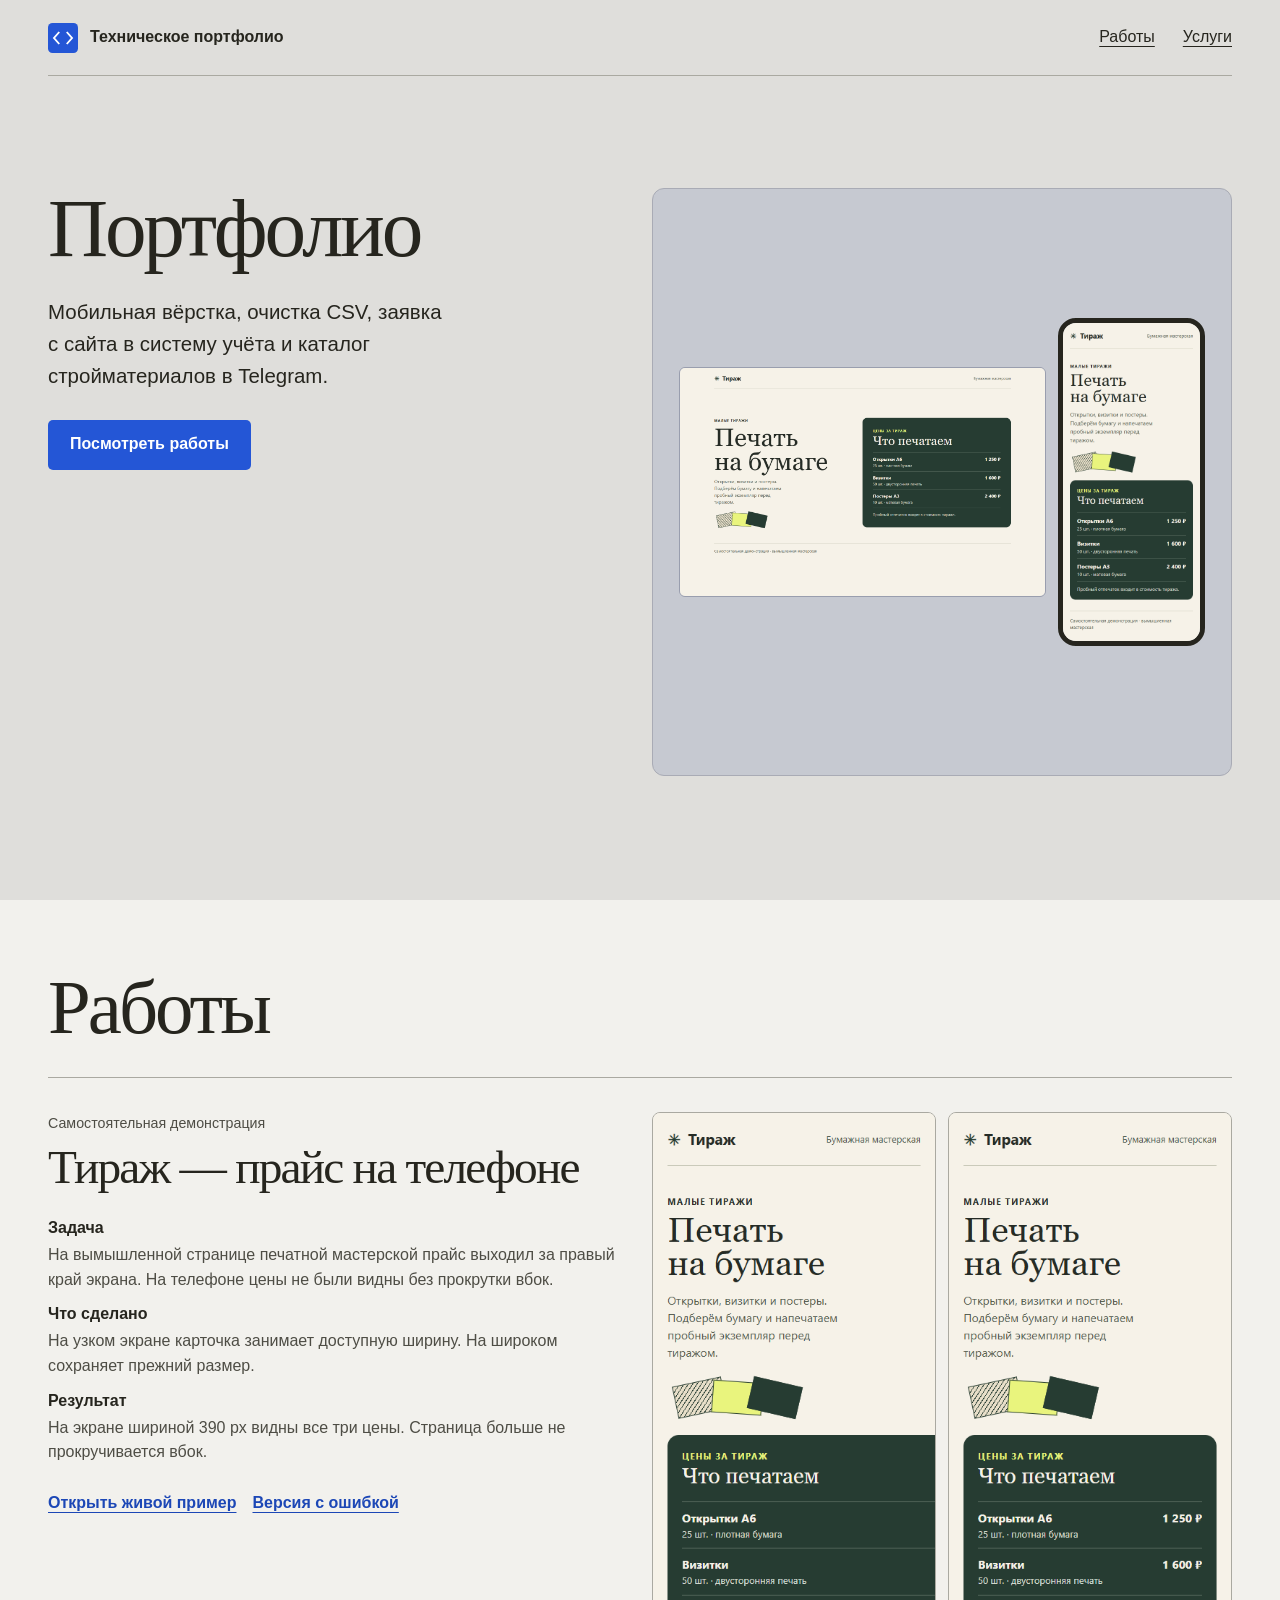
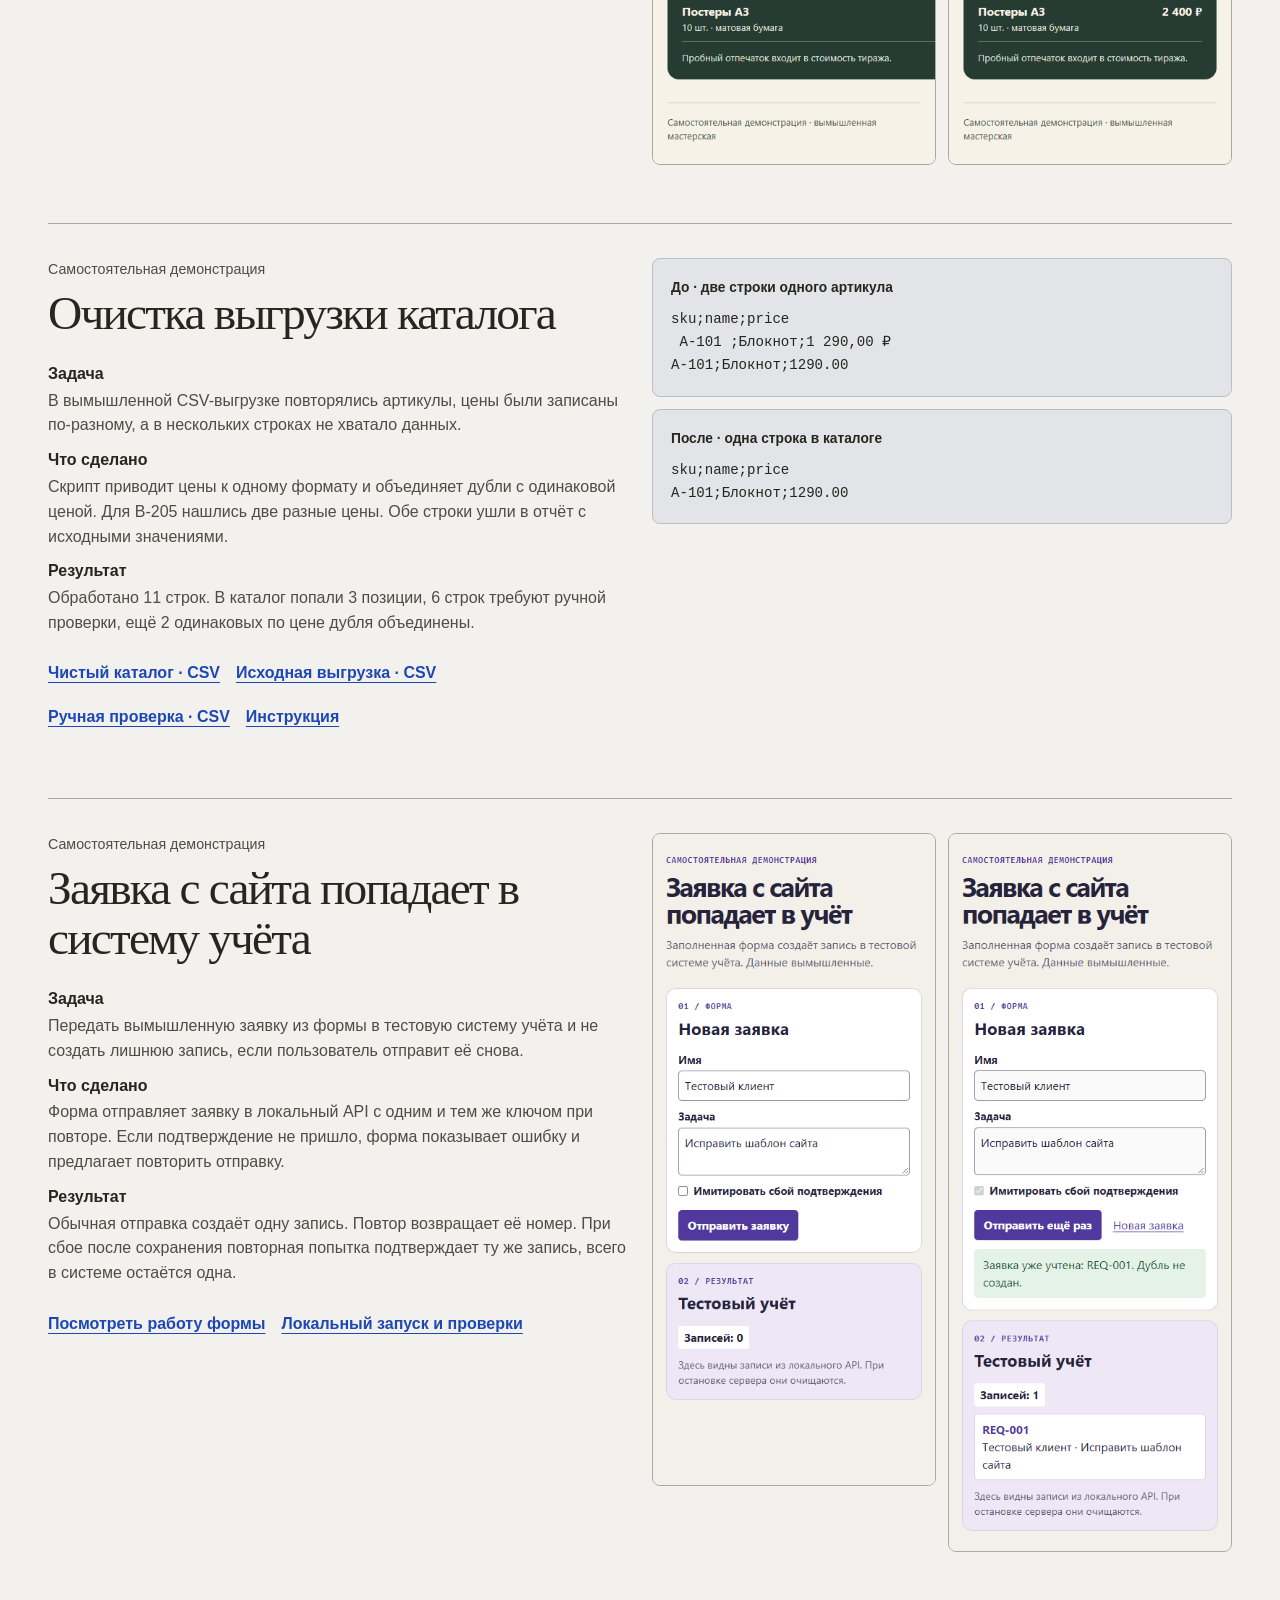
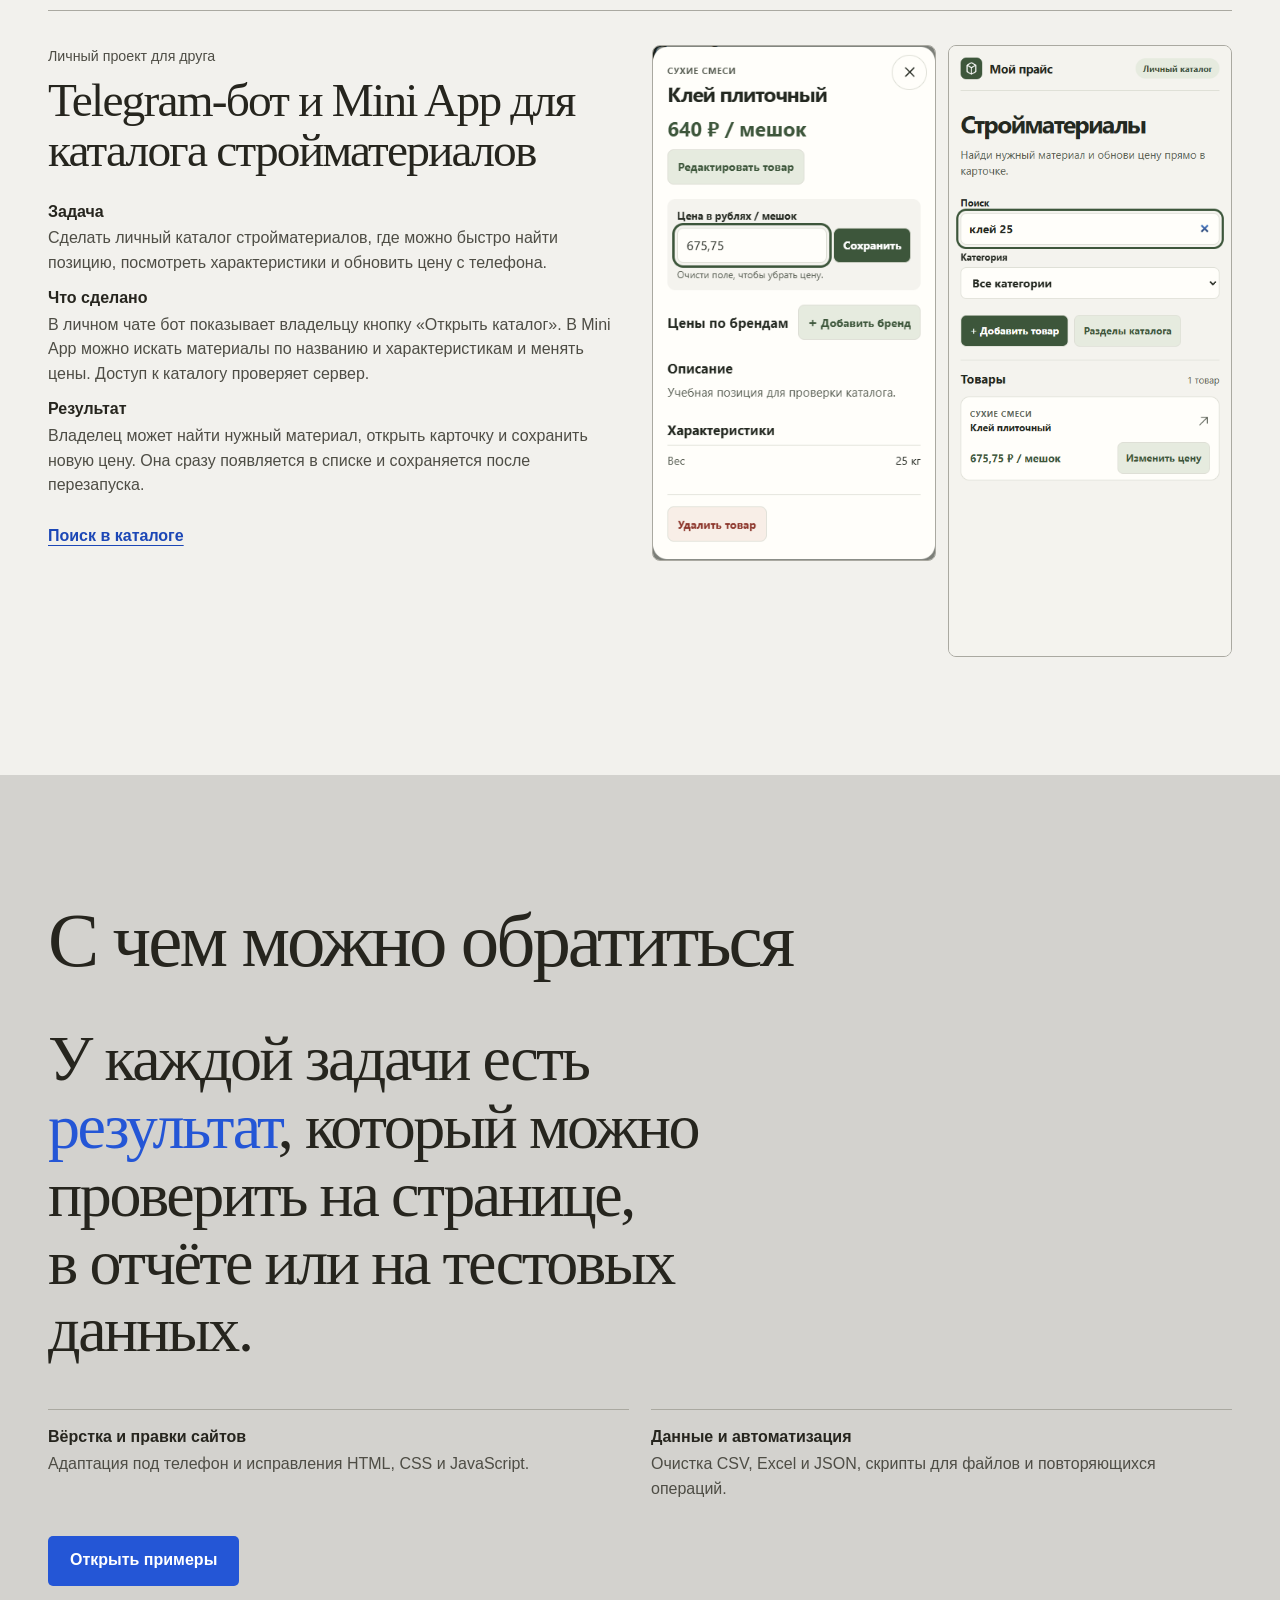
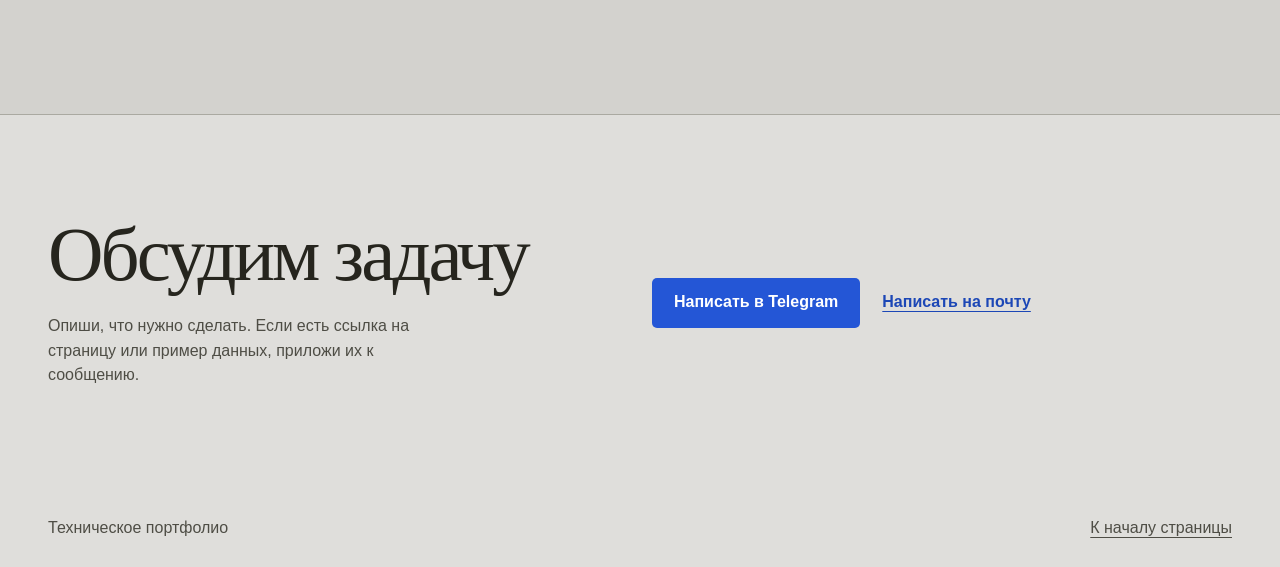
<file: index.html>
<!doctype html>
<html lang="ru" data-type="service" data-radius="soft" data-buttons="solid" data-motion="on">
<head>
  <meta charset="utf-8">
  <meta name="viewport" content="width=device-width, initial-scale=1">
  <meta name="page-type" content="service">
  <meta name="site-kind" content="other">
  <meta name="theme-color" content="#dfdedb">
  <meta name="description" content="Мобильная вёрстка, очистка CSV, заявка с сайта в систему учёта и каталог стройматериалов в Telegram.">
  <meta property="og:title" content="Портфолио">
  <meta property="og:description" content="Мобильная вёрстка, очистка CSV, заявка с сайта в систему учёта и каталог стройматериалов в Telegram.">
  <meta property="og:type" content="website">
  <meta property="og:image" content="adaptive-price-card/screenshots/desktop-after.png">
  <title>Портфолио · Вёрстка, данные и интеграции</title>
  <link rel="icon" href="mark.svg" type="image/svg+xml">
  <link rel="stylesheet" href="tokens.css">
  <link rel="stylesheet" href="assets/motion/motion.css">
  <link rel="stylesheet" href="assets/moments/word-highlight/moment.css">
  <link rel="stylesheet" href="style.css">
  <script>if (location.protocol !== "file:") { document.documentElement.classList.add("m-enter"); setTimeout(() => document.documentElement.classList.add("m-enter-done"), 700); }</script>
  <script defer src="cases.js?v=2"></script>
  <script defer src="portfolio.js?v=2"></script>
  <script type="module" src="assets/motion/motion.js"></script>
  <script type="module" src="assets/moments/moments.js"></script>
</head>
<body>
  <!-- Taste Skill: service / split / stone-blueprint / Source Serif 4 + Libre Franklin / word-highlight. -->
  <a class="skip" href="#main">К содержанию</a>
  <header class="wrap bar nav">
    <a class="brand" href="#main"><img src="mark.svg" alt="" width="30" height="30"> Техническое портфолио</a>
    <nav aria-label="Разделы"><a href="#works">Работы</a><a href="#services">Услуги</a></nav>
  </header>
  <main id="main">
    <section class="hero" data-enter aria-labelledby="title">
      <div class="wrap hero-grid">
        <div class="hero-copy">
          <h1 id="title">Портфолио</h1>
          <p>Мобильная вёрстка, очистка CSV, заявка с сайта в систему учёта и каталог стройматериалов в Telegram.</p>
          <a class="button" href="#works">Посмотреть работы</a>
        </div>
        <div class="hero-visual" data-visual>
          <img class="hero-wide" src="adaptive-price-card/screenshots/desktop-after.png" alt="Страница печатной мастерской «Тираж» на широком экране" width="1280" height="800">
          <img class="hero-phone" src="adaptive-price-card/screenshots/mobile-after.png" alt="На телефоне весь прайс «Тиража» помещается в экран" width="390" height="900">
        </div>
      </div>
    </section>
    <section id="works" class="work-section" aria-labelledby="works-title">
      <div class="wrap">
        <h2 id="works-title">Работы</h2>
        <div id="case-list"></div>
      </div>
    </section>
    <section id="services" class="service-section statement" data-moment="word-highlight" aria-labelledby="services-title">
      <div class="wrap">
        <h2 id="services-title">С чем можно обратиться</h2>
        <p class="statement-line mo-wh__text">У каждой задачи есть <strong>результат</strong>, который можно проверить на странице, в отчёте или на тестовых данных.</p>
        <dl class="services">
          <div><dt>Вёрстка и правки сайтов</dt><dd>Адаптация под телефон и исправления HTML, CSS и JavaScript.</dd></div>
          <div><dt>Данные и автоматизация</dt><dd>Очистка CSV, Excel и JSON, скрипты для файлов и повторяющихся операций.</dd></div>
        </dl>
        <a class="button" href="#works">Открыть примеры</a>
      </div>
    </section>
    <section id="contact" class="contact-section" aria-labelledby="contact-title">
      <div class="wrap contact-layout">
        <div>
          <h2 id="contact-title">Обсудим задачу</h2>
          <p>Опиши, что нужно сделать. Если есть ссылка на страницу или пример данных, приложи их к сообщению.</p>
        </div>
        <div class="contact-actions">
          <a class="button" href="https://t.me/Veki_21">Написать в Telegram</a>
          <a class="contact-email" href="mailto:petrins888@gmail.com">Написать на почту</a>
        </div>
      </div>
    </section>
  </main>
  <footer class="wrap bar footer closing"><span>Техническое портфолио</span><a href="#main">К началу страницы</a></footer>
  <template id="case-template">
    <article class="case">
      <div class="case-copy">
        <p class="case-type"></p>
        <h3 class="case-title"></h3>
        <dl class="case-details">
          <div><dt>Задача</dt><dd class="case-task"></dd></div>
          <div><dt>Что сделано</dt><dd class="case-changes"></dd></div>
          <div><dt>Результат</dt><dd class="case-result"></dd></div>
        </dl>
        <ul class="case-links" aria-label="Материалы работы"></ul>
      </div>
      <div class="case-images"></div>
    </article>
  </template>
</body>
</html>
</file>
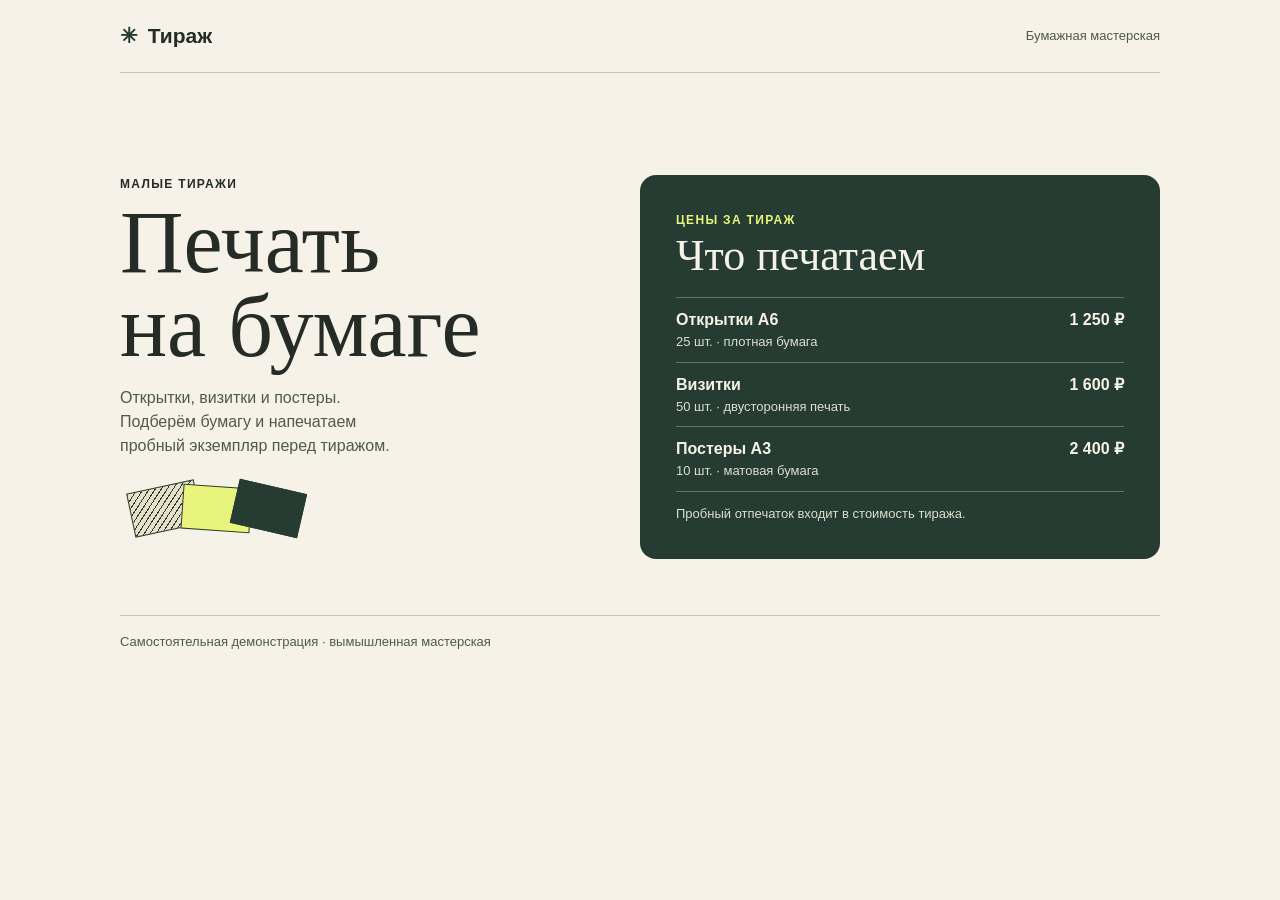
<file: adaptive-price-card/index.html>
<!doctype html>
<html lang="ru">
<head>
  <meta charset="utf-8">
  <meta name="viewport" content="width=device-width, initial-scale=1">
  <title>Тираж — печать на бумаге</title>
  <link rel="stylesheet" href="styles.css">
</head>
<body>
  <header class="masthead shell">
    <p class="wordmark"><span aria-hidden="true">✳</span> Тираж</p>
    <p class="edition">Бумажная мастерская</p>
  </header>

  <main class="shell layout">
    <section class="intro" aria-labelledby="page-title">
      <p class="label">Малые тиражи</p>
      <h1 id="page-title">Печать<br>на бумаге</h1>
      <p class="description">Открытки, визитки и постеры. Подберём бумагу и напечатаем пробный экземпляр перед тиражом.</p>
      <div class="paper-stack" aria-hidden="true"><span></span><span></span><span></span></div>
    </section>

    <section class="price-card" aria-labelledby="price-title">
      <p class="label">Цены за тираж</p>
      <h2 id="price-title">Что печатаем</h2>
      <dl class="price-list">
        <div><dt>Открытки A6<small>25 шт. · плотная бумага</small></dt><dd>1 250 ₽</dd></div>
        <div><dt>Визитки<small>50 шт. · двусторонняя печать</small></dt><dd>1 600 ₽</dd></div>
        <div><dt>Постеры A3<small>10 шт. · матовая бумага</small></dt><dd>2 400 ₽</dd></div>
      </dl>
      <p class="note">Пробный отпечаток входит в стоимость тиража.</p>
    </section>
  </main>

  <footer class="shell footer">Самостоятельная демонстрация · вымышленная мастерская</footer>
</body>
</html>
</file>
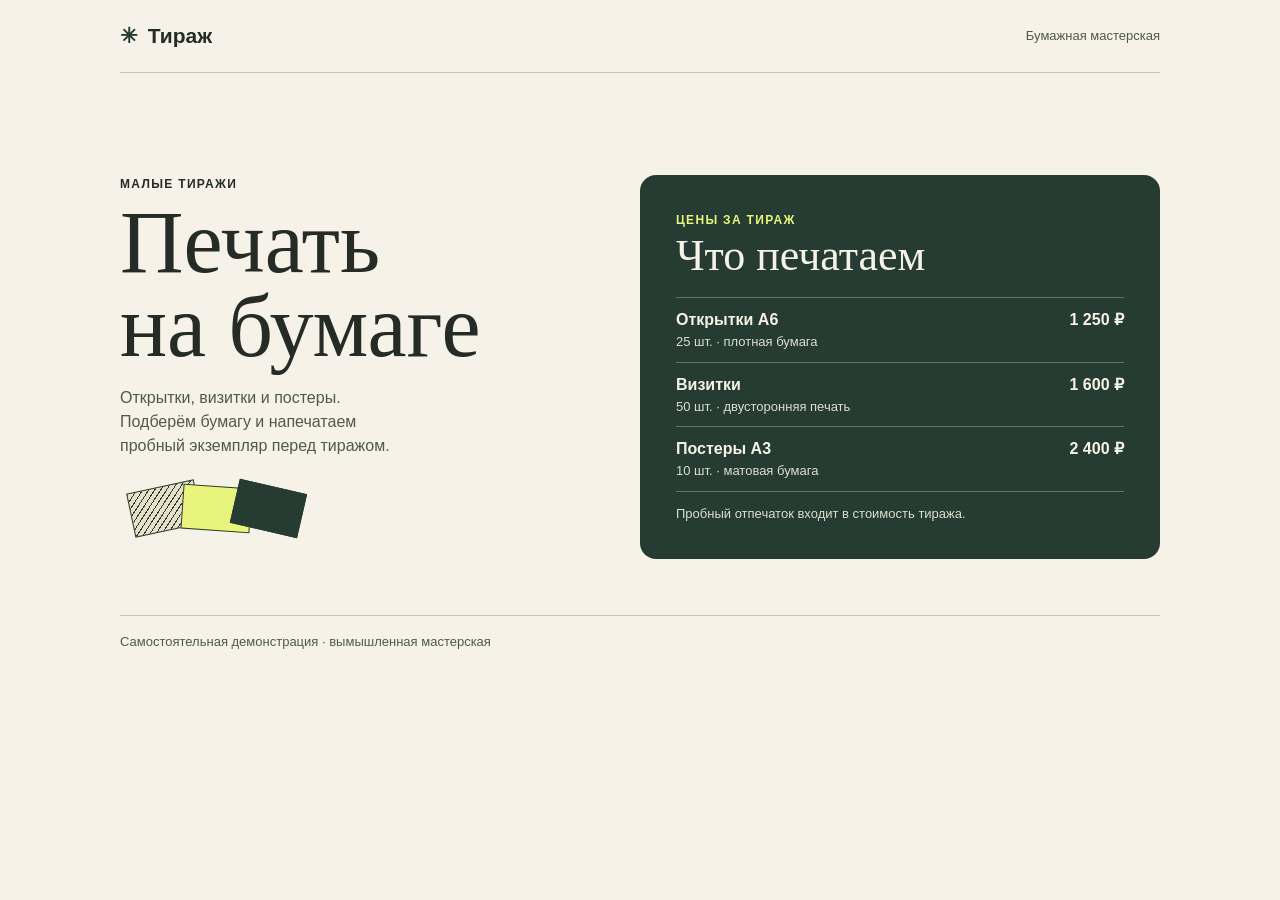
<file: adaptive-price-card/before.html>
<!doctype html>
<html lang="ru">
<head>
  <meta charset="utf-8">
  <meta name="viewport" content="width=device-width, initial-scale=1">
  <title>Тираж — печать на бумаге</title>
  <link rel="stylesheet" href="styles.css">
  <style>.price-card { width: 520px; }</style>
</head>
<body>
  <header class="masthead shell">
    <p class="wordmark"><span aria-hidden="true">✳</span> Тираж</p>
    <p class="edition">Бумажная мастерская</p>
  </header>

  <main class="shell layout">
    <section class="intro" aria-labelledby="page-title">
      <p class="label">Малые тиражи</p>
      <h1 id="page-title">Печать<br>на бумаге</h1>
      <p class="description">Открытки, визитки и постеры. Подберём бумагу и напечатаем пробный экземпляр перед тиражом.</p>
      <div class="paper-stack" aria-hidden="true"><span></span><span></span><span></span></div>
    </section>

    <section class="price-card" aria-labelledby="price-title">
      <p class="label">Цены за тираж</p>
      <h2 id="price-title">Что печатаем</h2>
      <dl class="price-list">
        <div><dt>Открытки A6<small>25 шт. · плотная бумага</small></dt><dd>1 250 ₽</dd></div>
        <div><dt>Визитки<small>50 шт. · двусторонняя печать</small></dt><dd>1 600 ₽</dd></div>
        <div><dt>Постеры A3<small>10 шт. · матовая бумага</small></dt><dd>2 400 ₽</dd></div>
      </dl>
      <p class="note">Пробный отпечаток входит в стоимость тиража.</p>
    </section>
  </main>

  <footer class="shell footer">Самостоятельная демонстрация · вымышленная мастерская</footer>
</body>
</html>
</file>
<file: tokens.css>
after the links: layout.css resets --ly-scale -->
<style>
:root {
  --p-bg: #dfdedb; --p-surface: #d3d2ce; --p-ink: #26251e; --p-muted: #5a5850;
  --p-accent: #2456d6; --p-accent-ink: #ffffff; --p-action: #2456d6; --p-action-ink: #ffffff;
  --p-inv-bg: #26251e; --p-inv-surface: #313029; --p-inv-ink: #dfdedb; --p-inv-muted: #9e9d99;
  --p-inv-accent: #dfdedb; --p-inv-accent-ink: #26251e; --p-inv-action: #dfdedb; --p-inv-action-ink: #26251e;
  --font-display: "Source Serif 4", Georgia, serif;
  --font-text: "Libre Franklin", system-ui, sans-serif;
  --display-weight: 400;
  --display-tracking: -0.02em;
  --display-tracking-xl: -0.026em;
}
</file>
<file: assets/motion/motion.css>
/*
  taste-skill motion.css - the micro-interactions a company site has (figma.com, x.ai): one small
  opt-in layer over system.css and ui/cards.css. Link it after them (data-motion on <html> is optional);
  load motion.js once (it adds the tab indicator, the number tick and the card loops).
  The layer is ON as soon as this file is linked: no attribute is needed (a hover shot of a linked card or photo
  shows the 2px lift and the 1.03 zoom). <html data-motion="off"> switches the whole layer off; data-motion="live"
  is the number tick in a headless shot (motion.js).
  references/motion.md says what moves and how fast. Everything here answers the pointer, the
  keyboard or a number coming into view once, plus the hero's one entrance on load (the end of this
  file); nothing moves because the page scrolled (that is a dealt moment's job, assets/moments).

  Hover moves sit under (hover: hover) and (pointer: fine): a phone never keeps a stuck hover.
  Hover out runs 120ms against 150ms in (motion.md, tokens).
  Under prefers-reduced-motion colours still change and a press still shows; nothing moves or scales.
*/

:root {
  --m-in: 150ms;                              /* hover in: buttons, links, nav, tabs */
  --m-out: 120ms;                             /* hover out */
  --m-press: 90ms;                            /* a press */
  --m-panel: 200ms;                           /* a menu or sheet opening */
  --m-close: 120ms;                           /* a menu closing */
  --m-slide: 240ms;                           /* an indicator travelling between two tabs or links */
  --m-image: 600ms;                           /* a photograph scaling inside its mask */
  --m-image-out: 400ms;                       /* ...and settling back */
  --m-ease: var(--ease, cubic-bezier(.2, .8, .2, 1)); /* the one UI ease-out (system.css --ease): fast start, soft landing */
  --m-ease-io: cubic-bezier(.65, 0, .35, 1);  /* the indicator: leaves and lands softly */
  --m-ease-enter: cubic-bezier(.22, 1, .36, 1); /* an entrance settling: long soft tail, never past its mark */
  --m-cycle: 3.2s;                            /* one cycle of a card's loop (2.5-4 s) */
  --m-lift: -2px;
}

/* ---------------------------------------------------------------- buttons */
html:not([data-motion="off"]) .btn {
  position: relative;
  transition: background-color var(--m-out) var(--m-ease), color var(--m-out) var(--m-ease),
              border-color var(--m-out) var(--m-ease), box-shadow var(--m-out) var(--m-ease),
              transform var(--m-press) var(--m-ease);
}
/* the tone moves toward the ground: a black button greys a little on white, a white one on black */
html:not([data-motion="off"]) .btn--primary:hover { background: color-mix(in oklab, var(--action) 84%, var(--bg)); }
html:not([data-motion="off"]) .btn--secondary:hover {
  background: color-mix(in oklab, var(--bg) 92%, var(--ink));
  border-color: color-mix(in oklab, var(--ink) 32%, transparent);
}
html:not([data-motion="off"]) .btn:hover { transition-duration: var(--m-in), var(--m-in), var(--m-in), var(--m-in), var(--m-press); }
html:not([data-motion="off"]) .btn:active { transform: translateY(1px) scale(.985); }
/* the step: a button rises 1px on hover (2px on the large size) and presses 1px down with a 1.5% shrink on
   click; pointer only. The text-link secondary (arrow and block looks) keeps its underline and does not step.
   Reduced motion keeps the colour change only (see the end of this file). */
@media (hover: hover) and (pointer: fine) {
  html:not([data-motion="off"]) .btn:hover { transform: translateY(-1px); }
  html:not([data-motion="off"]) .btn--xl:hover { transform: translateY(-2px); }
  html:not([data-motion="off"]):is([data-buttons="arrow"], [data-buttons="block"]) .btn--secondary:hover { transform: none; }
  html:not([data-motion="off"]) .btn:active { transform: translateY(1px) scale(.985); }
  html:not([data-motion="off"]):is([data-buttons="arrow"], [data-buttons="block"]) .btn--secondary:active { transform: scale(.985); }
}

/* the arrow: the text arrow (.btn--arrow, .link) nudges 3px; the drawn arrow (.m-arrow) grows its
   stem and moves its head 3px, the way a good product site's "Learn more" does. The pointer's move
   only for a fine pointer; keyboard focus shows it anywhere */
html:not([data-motion="off"]) :is(.btn--arrow, .link)::after { transition: transform var(--m-out) var(--m-ease); }
html:not([data-motion="off"]) :is(.btn--arrow, .link):focus-visible::after { transform: translateX(3px); transition-duration: var(--m-in); }
.m-arrow { width: 12px; height: 12px; flex: none; overflow: visible; fill: none; stroke: currentColor; stroke-width: 1.6;
           stroke-linecap: round; stroke-linejoin: round; }
.m-arrow__stem { opacity: 0; transform: scaleX(.2); transform-origin: 1px 50%; transform-box: fill-box;
                 transition: opacity var(--m-out) var(--m-ease), transform var(--m-out) var(--m-ease); }
.m-arrow__head { transition: transform var(--m-out) var(--m-ease); }
:is(a, button):focus-visible > .m-arrow .m-arrow__stem { opacity: 1; transform: none; transition-duration: var(--m-in); }
:is(a, button):focus-visible > .m-arrow .m-arrow__head { transform: translateX(3px); transition-duration: var(--m-in); }
@media (hover: hover) and (pointer: fine) {
  html:not([data-motion="off"]) :is(.btn--arrow, .link):hover::after { transform: translateX(3px); transition-duration: var(--m-in); }
  :is(a, button):hover > .m-arrow .m-arrow__stem { opacity: 1; transform: none; transition-duration: var(--m-in); }
  :is(a, button):hover > .m-arrow .m-arrow__head { transform: translateX(3px); transition-duration: var(--m-in); }
}

/* a pill that is a link (the line above a hero headline) */
html:not([data-motion="off"]) a.pill { transition: background-color var(--m-out) var(--m-ease), border-color var(--m-out) var(--m-ease); }
html:not([data-motion="off"]) a.pill:hover { background: color-mix(in oklab, var(--card) 90%, var(--ink)); border-color: var(--line-strong); transition-duration: var(--m-in); }

/* ---------------------------------------------------------------- links: an underline that draws */
/* .link and links in running text: a rest line, and the ink line draws left to right on hover and
   leaves to the right. A link in a sentence rests on its own colour at 45% (about 3.3:1 on its
   ground), so it reads as a link even when it is the same colour as the text (WCAG 1.4.1); .link
   and .m-link carry an arrow or sit alone and rest on the faint hairline */
html:not([data-motion="off"]) :is(.link, .m-link, p a:not([class]), .footer ul a, .footer .link) {
  text-decoration: none;
  background-image: linear-gradient(currentColor, currentColor), linear-gradient(var(--m-rest, var(--line-strong)), var(--m-rest, var(--line-strong)));
  background-repeat: no-repeat; background-size: 0% 1px, 100% 1px;
  background-position: right 0 bottom 0, 0 100%;
  transition: background-size var(--m-out) var(--m-ease), color var(--m-out) var(--m-ease);
  padding-bottom: 2px;
}
/* set on its own rule: the shared rule above is (0,3,1) through :is(.footer .link) and would win */
html:not([data-motion="off"]) p a:not([class]) { --m-rest: color-mix(in oklab, currentColor 45%, transparent); }
html:not([data-motion="off"]) :is(.footer ul a, .m-link--bare):not(:hover, :focus-visible) { background-size: 0% 1px, 0% 1px; }
html:not([data-motion="off"]) :is(.link, .m-link, p a:not([class]), .footer ul a, .footer .link):is(:hover, :focus-visible) {
  background-size: 100% 1px, 100% 1px; background-position: left 0 bottom 0, 0 100%; transition-duration: var(--m-in);
}
/* the link's arrow is not underlined: the line runs under the words only */
html:not([data-motion="off"]) .link { background-size: 0% 1px, calc(100% - 1em - var(--s-2)) 1px; }
html:not([data-motion="off"]) .link:is(:hover, :focus-visible) { background-size: calc(100% - 1em - var(--s-2)) 1px, calc(100% - 1em - var(--s-2)) 1px; }
html:not([data-motion="off"]) .link, html:not([data-motion="off"]) .link:is(:hover, :focus-visible) { background-position: 0 100%, 0 100%; }
html:not([data-motion="off"]) .footer ul a:hover { color: var(--ink); }

/* ---------------------------------------------------------------- navigation */
/* the nav words take no pill (ST-08, ST-11): system.css draws the underline under a word from the left on hover and focus, and
   takes it away to the right; the page you are on keeps its still bar (system.css draws it, at the same inset) */
@media (min-width: 1024px) {
  /* the full-width panel: fades and settles 6px in 200ms with its columns together (one surface, read
     as one); it closes in 120ms. While one menu is open, the next word swaps the panel at once
     (motion.js .m-menu-open) */
  html:not([data-motion="off"]) .nav__menu {
    transform: translateY(-6px);
    transition: opacity var(--m-close) var(--m-ease), transform var(--m-close) var(--m-ease), visibility 0s linear var(--m-close);
  }
  html:not([data-motion="off"]) .nav__item:is(:hover, :focus-within) > .nav__menu {
    transition: opacity var(--m-panel) var(--m-ease) 150ms, transform var(--m-panel) var(--m-ease) 150ms, visibility 0s linear 150ms;
  }
  /* .m-menu-open comes on when the first panel starts to show (150ms): from then the next word swaps
     the panel at once. Duration and delay go to 0, the properties stay listed, so the panel that is
     still fading in finishes its own 200ms instead of snapping */
  html:not([data-motion="off"]) .nav.m-menu-open .nav__menu,
  html:not([data-motion="off"]) .nav.m-menu-open .nav__item:is(:hover, :focus-within) > .nav__menu { transition-duration: 0s; transition-delay: 0s; }
  html:not([data-motion="off"]) .menu-col a { transition: color var(--m-out) var(--m-ease); }
  html:not([data-motion="off"]) .menu-col a:hover { transition-duration: var(--m-in); }
  html:not([data-motion="off"]) .menu-card .panel { transition: border-color var(--m-out) var(--m-ease); }
}
/* the phone sheet slides in 8px and fades (system.js opens it) */
@media (max-width: 1023px) {
  html:not([data-motion="off"]) .nav.is-open .nav__links { transition: opacity var(--m-panel) var(--m-ease), transform var(--m-panel) var(--m-ease); }
  @starting-style { html:not([data-motion="off"]) .nav.is-open .nav__links { opacity: 0; transform: translateY(-8px); } }
}

/* ---------------------------------------------------------------- tabs: the indicator slides */
html:not([data-motion="off"]) .tabs.m-has-ind { position: relative; isolation: isolate; }
html:not([data-motion="off"]) .tabs.m-has-ind .tab { position: relative; z-index: 1; }
html:not([data-motion="off"]) .tabs.m-has-ind .tab[aria-selected="true"] { background: transparent; border-color: transparent; }
/* the pill takes its new size at once and travels by transform alone (motion.js: it starts scaled to
   the old tab's size at the old place and settles to scale 1 at the new one), so nothing is laid out
   again while it moves and its corners are true at rest */
.m-tab-ind {
  position: absolute; left: 0; top: 0; z-index: 0; width: var(--w, 0px); height: var(--h, 0px);
  border-radius: var(--r-btn); background: var(--ink); pointer-events: none;
  transform: translate(var(--x, 0px), var(--y, 0px)) scale(var(--sx, 1), var(--sy, 1)); transform-origin: 0 0;
  transition: transform var(--m-slide) var(--m-ease-io);
}
.m-tab-ind.is-jump { transition: none; }
html:not([data-motion="off"]) .tab { transition: color var(--m-slide) var(--m-ease), border-color var(--m-out) var(--m-ease), background-color var(--m-out) var(--m-ease); }

/* ---------------------------------------------------------------- focus */
/* the ring (system.css) is drawn in full in the frame the focus lands; no transition */

/* ---------------------------------------------------------------- cards: a 2px lift */
/* the card rises 2px, its border and shadow deepen; a card without its own box (.card--open) lifts
   its panel. Never tilts, flips or follows the pointer */
html:not([data-motion="off"]) .card:not(.card--open, .card--plan) {
  transition: transform var(--m-out) var(--m-ease), border-color var(--m-out) var(--m-ease), box-shadow var(--m-out) var(--m-ease);
}
html:not([data-motion="off"]) .card--open > .panel { transition: transform var(--m-out) var(--m-ease), box-shadow var(--m-out) var(--m-ease); }
@media (hover: hover) and (pointer: fine) {
  html:not([data-motion="off"]) .card:not(.card--open, .card--plan, .m-nolift):hover {
    transform: translateY(var(--m-lift));
    border-color: color-mix(in oklab, var(--ink) 16%, transparent);
    /* the shadow is deeper on a dark card (its lightness l): about .2 on white, .64 on near-black */
    box-shadow: inset 0 1px 0 var(--c-hi, transparent), 0 1px 2px rgb(0 0 0 / .06),
                0 14px 32px -18px oklch(from var(--card, #fff) 0 0 0 / calc(0.75 - l * 0.55));
    transition-duration: 180ms;
  }
  html:not([data-motion="off"]) .card--open:not(.m-nolift):hover > .panel {
    transform: translateY(var(--m-lift)); box-shadow: 0 14px 32px -18px oklch(from var(--bg, #fff) 0 0 0 / calc(0.75 - l * 0.55)); transition-duration: 180ms;
  }
}

/* ---------------------------------------------------------------- photographs: 1.03 inside the mask */
/* a photograph in a link or a linked card grows 3% inside its own mask (the frame, the tile, a .m-zoom wrapper);
   the mask clips it, so the box never moves. .m-zoom is the hook for any other photograph: wrap it. */
.m-zoom { overflow: clip; }
html:not([data-motion="off"]) :is(.frame__img, .tile__media > img, .m-zoom img, .m-zoom > video) {
  transition: transform var(--m-image-out) var(--m-ease);
}
@media (hover: hover) and (pointer: fine) {
  html:not([data-motion="off"]) :is(a, .card:has(a), .m-zoom):hover :is(.frame__img, .tile__media > img),
  html:not([data-motion="off"]) .m-zoom:hover :is(img, video) { transform: scale(1.03); transition-duration: var(--m-image); }
}

/* ---------------------------------------------------------------- inputs, switches, checks */
html:not([data-motion="off"]) .field :is(input, select, textarea), .m-input {
  transition: border-color var(--m-out) var(--m-ease), box-shadow var(--m-out) var(--m-ease), background-color var(--m-out) var(--m-ease);
}
html:not([data-motion="off"]) .field :is(input, select, textarea):hover, .m-input:hover { border-color: color-mix(in oklab, var(--ink) 48%, transparent); }
html:not([data-motion="off"]) .field :is(input, select, textarea):focus, .m-input:focus {
  /* the field's own ring in place of the outline: a 2px line in --action (3:1 on the ground) and a soft halo,
     there at once like every focus ring (the hover's fade does not apply to focus) */
  outline: none; border-color: var(--action);
  box-shadow: 0 0 0 1px var(--action), 0 0 0 4px color-mix(in oklab, var(--action) 20%, transparent); transition-duration: 0s;
}
/* a switch: <button class="m-switch" role="switch" aria-checked="false" aria-label="..."></button>
   (motion.js flips aria-checked on click unless the page handles it). The knob slides in 180ms and
   stretches 4px while pressed, both by transform (a scaleX from its left edge; on, the 12px shift
   keeps its right edge where it rests). The off track is ink at 48% (3.3:1 or more against the knob
   and the ground, the 3:1 a control needs) */
.m-switch {
  position: relative; flex: none; width: 40px; height: 24px; padding: 0; border: 0; border-radius: 999px; cursor: pointer;
  background: color-mix(in oklab, var(--ink) 48%, var(--bg));
  transition: background-color 180ms var(--m-ease);
}
.m-switch::before {
  content: ""; position: absolute; left: 3px; top: 3px; width: 18px; height: 18px; border-radius: 999px;
  background: var(--bg); box-shadow: 0 1px 3px rgb(0 0 0 / .25);
  transform-origin: 0 50%; transition: transform 180ms var(--m-ease);
}
.m-switch[aria-checked="true"] { background: var(--action); }
.m-switch[aria-checked="true"]::before { transform: translateX(16px); background: var(--action-ink); }
.m-switch:active::before { transform: scaleX(1.22); transition-duration: var(--m-press); }
.m-switch[aria-checked="true"]:active::before { transform: translateX(12px) scaleX(1.22); }
.m-switch:hover:not([aria-checked="true"]) { background: color-mix(in oklab, var(--ink) 58%, var(--bg)); }
/* a check box: <input type="checkbox" class="m-check">, the tick fades in as it grows from 70% to full size, 160ms */
.m-check {
  appearance: none; -webkit-appearance: none; flex: none; margin: 0; width: 20px; height: 20px; border-radius: 6px; cursor: pointer;
  border: 1px solid color-mix(in oklab, var(--ink) 48%, var(--bg)); background: var(--bg) no-repeat center / 14px 14px;
  display: inline-grid; place-items: center;
  transition: background-color var(--m-in) var(--m-ease), border-color var(--m-in) var(--m-ease);
}
.m-check::before {
  content: ""; width: 10px; height: 6px; margin-top: -2px; border: solid var(--action-ink); border-width: 0 0 2px 2px;
  opacity: 0; transform: rotate(-45deg) scale(.7); transform-origin: 50% 50%;
  transition: transform 160ms var(--m-ease), opacity 100ms var(--m-ease);
}
.m-check:hover:not(:checked) { border-color: color-mix(in oklab, var(--ink) 64%, var(--bg)); }
.m-check:checked { background-color: var(--action); border-color: var(--action); }
.m-check:checked::before { opacity: 1; transform: rotate(-45deg) scale(1); }

/* ---------------------------------------------------------------- FAQ
   Every answer stays open (ST-47, system.css): nothing here opens, closes or animates its height. */

/* ---------------------------------------------------------------- numbers that tick once */
[data-m-count] { font-variant-numeric: tabular-nums; }

/* ---------------------------------------------------------------- loops inside a card's panel */
/* a CSS loop the page writes inside [data-m-loop] runs one cycle in --m-cycle (2.5-4 s) and repeats
   while on screen; motion.js pauses it off screen and restarts it on hover (motion.md) */
[data-m-loop] { --m-cycle: 3.2s; --m-still: 0.6; --m-safe: 48px; }
/* the pause button (a 32px disc 12px in from the bottom-right corner) gets a clear band: content in
   the flow ends --m-safe (48px) above the bottom edge, and a fading stage dissolves above that band,
   never under the button. Size the panel so the loop's subject sits above the fade */
[data-m-loop]:not(:has(> .stage)) { padding-bottom: var(--m-safe); }
[data-m-loop] > .stage:is(.stage--fade-b, .stage--fade-br) { bottom: var(--m-safe); }
/* on a phone (as ui.js does) and under reduced motion a loop holds its finished picture: the frame at
   --m-still (0-1) of the cycle, set on the loop where the picture is complete */
@media (max-width: 639px) {
  [data-m-loop] * { animation-duration: var(--m-cycle) !important; animation-delay: calc(-1 * var(--m-still) * var(--m-cycle)) !important;
                    animation-play-state: paused !important; }
}
[data-m-loop].is-m-off *, [data-m-loop].is-m-paused * { animation-play-state: paused !important; }

/* ---------------------------------------------------------------- the hero's entrance */
/* Once on load the hero enters (motion.js enter(), motion.md): the h1 line by line out of word masks,
   then its lead, each button and its facts 60ms apart, the picture settling; about 1.1 s.
   Markup: data-enter on the hero <section> and the one head line that sets html.m-enter before the
   first paint (with its 700ms safety mark, m-enter-done). Only the words wait, and only in that window
   until motion.js takes over (.is-entering): no script, reduced motion, print and data-motion="off"
   show the hero as written; a script later than the mark finds the words fading in here.
   The pictures (a photograph, a window, the collage) are never hidden, so nothing blinks or flashes
   the hero's ground: a photograph waits at 1.05 and a window or collage at .98, by the scale property
   (it composes with any transform of their own), and they settle by transition as soon as the
   entrance starts or the mark passes. */
@media screen and (prefers-reduced-motion: no-preference) {
  html.m-enter:not(.m-enter-done, [data-motion="off"]) .hero[data-enter]:not([data-enter="off"], .is-entering, .is-entered)
    :is(h1, h1 ~ *, :has(> h1) ~ *, :has(~ h1)):not([data-enter-media], .hero__bg, .hero__media, .hero__stage, .hero__art, .hero__window, .hero-visual, .ly-collage,
         :has([data-enter-media], .hero__bg, .hero__media, .hero__stage, .hero__art, .hero__window, .hero-visual, .ly-collage)) { opacity: 0; }
  /* the mark passed before motion.js arrived: the words fade in instead of appearing at once */
  html.m-enter.m-enter-done:not([data-motion="off"]) .hero[data-enter]:not([data-enter="off"], .is-entering, .is-entered)
    :is(h1, h1 ~ *, :has(> h1) ~ *, :has(~ h1)) { transition: opacity 400ms var(--m-ease); }
  /* the settle: a photograph from 1.05 inside its frame (the hero clips one of its own), anything else from .98 */
  html.m-enter:not([data-motion="off"]) .hero[data-enter]:not([data-enter="off"], .is-still)
    :is(:is([data-enter-media], .hero__bg, .hero__media, .hero__stage, .hero__art, .hero__window, .hero-visual, .ly-collage):is(img, picture, video),
        :is([data-enter-media], .hero__bg, .hero__media, .hero__stage, .hero__art, .hero__window, .hero-visual, .ly-collage) > :is(img, picture, video, .frame__img)) {
    transition: scale 1100ms var(--m-ease-enter), clip-path 1100ms var(--m-ease-enter);
  }
  /* the clip's resting value, kept below the waiting rule's weight so that one wins while it applies */
  .hero[data-enter] :is([data-enter-media], .hero__bg, .hero__media, .hero__stage, .hero__art, .hero__window, .hero-visual, .ly-collage):is(img, picture, video) { clip-path: inset(0); }
  html.m-enter:not([data-motion="off"]) .hero[data-enter]:not([data-enter="off"], .is-still)
    :is([data-enter-media], .hero__bg, .hero__media, .hero__stage, .hero__art, .hero__window, .hero-visual, .ly-collage):not(img, picture, video, :has(> :is(img, picture, video, .frame__img))) {
    transition: scale 900ms var(--m-ease-enter);
  }
  html.m-enter:not(.m-enter-done, [data-motion="off"]) .hero[data-enter]:not([data-enter="off"], .is-entering, .is-entered)
    :is(:is([data-enter-media], .hero__bg, .hero__media, .hero__stage, .hero__art, .hero__window, .hero-visual, .ly-collage):is(img, picture, video),
        :is([data-enter-media], .hero__bg, .hero__media, .hero__stage, .hero__art, .hero__window, .hero-visual, .ly-collage) > :is(img, picture, video, .frame__img)) { scale: 1.05; }
  html.m-enter:not(.m-enter-done, [data-motion="off"]) .hero[data-enter]:not([data-enter="off"], .is-entering, .is-entered)
    :is([data-enter-media], .hero__bg, .hero__media, .hero__stage, .hero__art, .hero__window, .hero-visual, .ly-collage):is(img, picture, video) { clip-path: inset(2.381%); }   /* a picture that is itself the media (a band under the header, a full-bleed layer) has no frame: its own clip keeps it inside its box while larger, (1 - 1/1.05) / 2 */
  html.m-enter:not(.m-enter-done, [data-motion="off"]) .hero[data-enter]:not([data-enter="off"], .is-entering, .is-entered)
    :is([data-enter-media], .hero__bg, .hero__media, .hero__stage, .hero__art, .hero__window, .hero-visual, .ly-collage):not(img, picture, video, :has(> :is(img, picture, video, .frame__img))) { scale: .98; }
  html.m-enter:not([data-motion="off"]) .hero[data-enter]:not([data-enter="off"], .is-entered) { overflow: clip; }
}
/* while it runs: each word of the h1 in its own mask (the masks go when the h1 gets its own nodes back) */
.hero[data-enter] .m-w { display: inline-block; overflow: clip; vertical-align: top; padding-bottom: .12em; margin-bottom: -.12em; }
.hero[data-enter] .m-w__in { display: inline-block; }

/* ---------------------------------------------------------------- reduced motion */
@media (prefers-reduced-motion: reduce) {
  html:not([data-motion="off"]) .card:hover, html:not([data-motion="off"]) .card--open:hover > .panel,
  html:not([data-motion="off"]) :is(a, .card:has(a), .m-zoom):hover :is(.frame__img, .tile__media > img, img, video),
  html:not([data-motion="off"]) .btn:is(:hover, :active), html:not([data-motion="off"]) :is(.btn--arrow, .link):hover::after,
  :is(a, button):hover > .m-arrow :is(.m-arrow__head, .m-arrow__stem) { transform: none !important; }
  .m-arrow__stem { opacity: 1; transform: none; }
  html:not([data-motion="off"]) .nav__menu { transform: none !important; }
  /* the controls keep their state and their colour change, without travel: the tab pill and the switch
     knob jump, the tick fades in at full size, the underline is drawn at once */
  .m-tab-ind { transition: none; }
  .m-switch::before { transition-property: background-color; }
  .m-switch:active::before { transform: none; }
  .m-switch[aria-checked="true"]::before, .m-switch[aria-checked="true"]:active::before { transform: translateX(16px); }
  .m-check::before { transform: rotate(-45deg) scale(1); transition-property: opacity; }
  html:not([data-motion="off"]) :is(.link, .m-link, p a:not([class]), .footer ul a, .footer .link) { transition-property: color, opacity, background-color, border-color; }
  /* a press still shows, as a deeper tone instead of a move */
  html:not([data-motion="off"]) .btn--primary:active { background: color-mix(in oklab, var(--action) 74%, var(--bg)); }
  html:not([data-motion="off"]) .btn--secondary:active { background: color-mix(in oklab, var(--bg) 86%, var(--ink)); }
  [data-m-loop] * { animation-duration: var(--m-cycle) !important; animation-iteration-count: infinite !important;
                    animation-delay: calc(-1 * var(--m-still) * var(--m-cycle)) !important; animation-play-state: paused !important; }
}
</file>
<file: assets/moments/word-highlight/moment.css>
/* word-highlight: the statement in the display face; each word rests at half ink on the ground and turns to ink when
   the scroll reaches it, a <strong> word to the accent. Without script every word is ink. */
.mo-wh__text, [data-moment="word-highlight"] > .container > p { font-family: var(--font-display); font-weight: var(--display-weight); font-size: var(--t-h2); line-height: 1.16; letter-spacing: var(--display-tracking); max-width: 960px; text-wrap: pretty; }
.mo-wh .mo-w { color: color-mix(in oklab, var(--ink) 50%, var(--bg)); transition: color 160ms ease; }
.mo-wh .mo-w.is-on { color: var(--ink); }
.mo-wh strong { font-weight: inherit; }
.mo-wh strong .mo-w.is-on { color: var(--accent); }
@media (prefers-reduced-motion: reduce) { .mo-wh .mo-w { color: var(--ink); transition: none; } .mo-wh strong .mo-w { color: var(--accent); } }
</file>
<file: style.css>
:root { --paper:#dfdedb; --surface:#d3d2ce; --ink:#26251e; --blue:#2456d6; --rule:#aaa9a1; --muted:#4e4d45; --display:"Source Serif 4",Georgia,serif; --body:"Libre Franklin",Arial,sans-serif; }
* { box-sizing:border-box }
html { scroll-behavior:smooth }
html:has(:focus-visible) { scroll-behavior:auto }
body { margin:0; background:var(--paper); color:var(--ink); font: 16px/1.55 var(--body) }
img { display:block; max-width:100%; height:auto }
a { color:inherit; text-underline-offset:.25em; transition:color .18s, transform .18s, background-color .18s }
a:hover { color:var(--blue) }
a:focus-visible { outline:3px solid var(--blue); outline-offset:4px }
.wrap { width:min(100% - 96px, 1240px); margin-inline:auto }
.skip { position:absolute; top:12px; left:12px; z-index:2; background:white; padding:12px; transform:translateY(-160%) }
.skip:focus { transform:none }
.bar { height:76px; display:flex; align-items:center; justify-content:space-between; border-bottom:1px solid var(--rule); gap:16px }
.bar a { min-height:44px; display:inline-flex; align-items:center }
.brand { gap:12px; text-decoration:none; font-weight:600 }
nav { display:flex; gap:28px }
.hero { min-height:calc(100svh - 76px); display:grid; align-items:center; padding:42px 0 54px }
.hero-grid { display:grid; grid-template-columns:minmax(0,.9fr) minmax(0,1.1fr); align-items:center; gap:clamp(32px,6vw,94px) }
h1,h2,h3,.statement-line { font-family:var(--display); font-weight:400; margin:0; letter-spacing:-.038em }
h1 { font-size:clamp(3rem,6.5vw,6rem); line-height:.97; max-width:10ch }
.hero-copy p { font-size:clamp(1.05rem,1.6vw,1.3rem); max-width:35ch; margin:28px 0 }
.button { display:inline-flex; align-items:center; justify-content:center; min-height:50px; padding:10px 22px; background:var(--blue); color:white; border-radius:5px; text-decoration:none; font-weight:600 }
.button:hover { color:white; background:#193e9f; transform:translateY(-2px) }
.button:active { transform:translateY(1px) }
.hero-visual { position:relative; min-height:clamp(360px,46vw,650px); background:#c6c9d1; overflow:hidden; border:1px solid #a9abb5; border-radius:12px }
.hero-wide { position:absolute; width:87%; max-width:none; left:5%; top:15%; border:1px solid #999eae; border-radius:6px }
.hero-phone { position:absolute; width:30%; right:7%; bottom:7%; border:5px solid #26251e; border-radius:18px; box-shadow:0 14px 35px #252e453f }
.work-section { background:#f2f1ed; padding:70px 0 90px }
h2 { font-size:clamp(2.6rem,6vw,5.25rem); line-height:1 }
.case { display:grid; grid-template-columns:minmax(0,.86fr) minmax(0,1.14fr); gap:clamp(24px,6vw,85px); border-top:1px solid var(--rule); margin-top:30px; padding:34px 0 28px }
.case-type { color:var(--muted); margin:0 0 8px; font-size:.89rem }
h3 { font-size:clamp(2rem,3.7vw,3.6rem); line-height:1.06 }
.case-details { display:grid; gap:10px; margin:24px 0 16px }
dt { font-weight:700 }
dd { margin:2px 0 0; color:var(--muted) }
.case-links { display:flex; flex-wrap:wrap; gap:0 16px; list-style:none; padding:0; margin:0 }
.case-links a { display:inline-flex; min-height:44px; align-items:center; color:#1c47b6; font-weight:600 }
.case-images { display:grid; grid-template-columns:repeat(2,minmax(0,1fr)); align-items:start; gap:12px }
.case-images figure { margin:0; min-width:0 }
.case-images a { display:block; overflow:hidden; border-radius:8px; border:1px solid var(--rule); transition:transform .18s }
.case-images a:hover { transform:translateY(-2px) }
.case-images img { width:100%; transition:transform .22s }
.case-images a:hover img { transform:scale(1.025) }
.case-images figcaption { font-size:.86rem; font-weight:600; margin-bottom:10px }
.case-samples { grid-template-columns:minmax(0,1fr) }
.case-samples figure { background:#e2e4e8; border:1px solid #b9bec8; border-radius:8px; padding:18px }
pre { margin:0; white-space:pre-wrap; overflow-wrap:anywhere; font: .88rem/1.65 Consolas,monospace }
.service-section { background:var(--surface); padding:clamp(64px,10vw,150px) 0; min-height:75svh }
.statement-line { font-size:clamp(2.1rem,5vw,4.9rem); line-height:1.06; max-width:21ch; margin:45px 0 }
.statement-line strong { color:var(--blue); font-weight:inherit }
.services { display:grid; grid-template-columns:repeat(2,minmax(0,1fr)); gap:22px; max-width:790px }
.services div { border-top:1px solid var(--rule); padding-top:15px }
.footer { border:0; color:var(--muted) }
@media(max-width:850px) { .wrap { width:calc(100% - 48px) } .hero-grid,.case { grid-template-columns:1fr; gap:26px } .hero { padding-top:36px } h1 { max-width:15ch } .hero-visual { min-height:0; aspect-ratio:1.55 } .hero-wide { top:9%; width:78% } .hero-phone { width:24%; right:6%; bottom:5% } }
@media(max-width:480px) { .wrap { width:calc(100% - 36px) } .bar { height:64px; font-size:.83rem; gap:9px } .brand { gap:6px } .brand img { width:23px } nav { gap:11px } .hero { min-height:calc(100svh - 64px); padding:28px 0 40px } h1 { font-size:clamp(2.65rem,11vw,3.4rem) } .hero-copy p { margin:19px 0 } .hero-visual { aspect-ratio:1.2 } .hero-wide { width:88%; left:4%; top:10% } .hero-phone { width:31%; right:5%; border-width:3px; border-radius:10px } .work-section { padding:50px 0 } .case { margin-top:22px; padding:22px 0 } .services { grid-template-columns:1fr } }
@media(prefers-reduced-motion:reduce) { html { scroll-behavior:auto } *,*::before,*::after { transition:none!important; animation:none!important } }
.hero-grid { align-items:start }
.hero-visual { display:grid; grid-template-columns:minmax(0,1fr) minmax(0,28%); align-items:center; gap:12px; padding:clamp(12px,2vw,30px) }
.hero-visual .hero-wide,.hero-visual .hero-phone { position:static; width:100%; max-width:100% }
.hero-visual .hero-phone { box-shadow:none }
.services { max-width:none }
.service-section .button { margin-top:18px }
@media(min-width:851px) { .hero-grid,.case { grid-template-columns:repeat(2,minmax(0,1fr)); gap:24px } }
.case-samples { align-content:start }
.contact-section { border-top:1px solid var(--rule); padding-block:clamp(48px,8vw,108px) }
.contact-layout { display:grid; grid-template-columns:repeat(2,minmax(0,1fr)); align-items:center; gap:24px }
.contact-layout p { max-width:44ch; margin:20px 0 0; color:var(--muted) }
.contact-actions { display:flex; align-items:center; flex-wrap:wrap; gap:12px 22px }
.contact-actions a { scroll-margin-block:12px }
.contact-email { display:inline-flex; align-items:center; min-height:44px; color:#1c47b6; font-weight:600 }
.contact-email:hover { text-decoration-thickness:2px }
@media(max-width:850px) { .contact-layout { grid-template-columns:minmax(0,1fr) } }
@media(max-width:480px) { .contact-actions { align-items:stretch; flex-direction:column } .contact-email { justify-content:center } }
</file>
<file: adaptive-price-card/styles.css>
:root {
  color-scheme: light;
  --ink: #252b25;
  --muted: #51594c;
  --paper: #f6f2e8;
  --green: #263c32;
  --lime: #e9f47d;
  --rule: #c8c8b7;
}

*, *::before, *::after { box-sizing: border-box; }

body {
  margin: 0;
  color: var(--ink);
  background: var(--paper);
  font-family: "Segoe UI", sans-serif;
  line-height: 1.5;
}

p, h1, h2, dl, dd { margin: 0; }
.shell { width: min(calc(100% - 40px), 1040px); margin-inline: auto; }

.masthead {
  display: flex;
  align-items: center;
  justify-content: space-between;
  gap: 12px;
  padding-block: 20px;
  border-bottom: 1px solid var(--rule);
}

.wordmark { font-size: 21px; font-weight: 750; }
.wordmark span { color: var(--green); margin-right: 4px; }
.edition, .footer { color: var(--muted); font-size: 13px; }

.layout {
  display: grid;
  grid-template-columns: minmax(0, 1fr) minmax(0, 520px);
  align-items: start;
  gap: 44px;
  padding-block: clamp(40px, 8vw, 104px) 56px;
}

.label {
  font-size: 12px;
  font-weight: 750;
  letter-spacing: 0.11em;
  text-transform: uppercase;
}

h1, h2 { font-family: Georgia, serif; font-weight: 400; }
h1 { margin-block: 8px 16px; font-size: clamp(48px, 7vw, 88px); line-height: 0.96; }
.description { max-width: 31ch; color: var(--muted); }

.paper-stack { display: flex; align-items: center; padding: 0 10px; margin: 28px 0 4px; }
.paper-stack span {
  width: 69px;
  aspect-ratio: 1.55;
  border: 1px solid var(--green);
  background: repeating-linear-gradient(135deg, var(--green) 0 1px, transparent 1px 5px), #e8dfc9;
  transform: rotate(-12deg);
}
.paper-stack span + span { margin-left: -17px; }
.paper-stack span:nth-child(2) { background: var(--lime); transform: rotate(4deg); }
.paper-stack span:nth-child(3) { background: var(--green); transform: rotate(13deg); }

.price-card {
  width: min(100%, 520px);
  padding: clamp(20px, 4vw, 36px);
  background: var(--green);
  color: var(--paper);
  border-radius: 16px;
}

.price-card .label { color: var(--lime); }
h2 { margin-block: 3px 18px; font-size: clamp(30px, 4vw, 44px); line-height: 1.08; }

.price-list > div {
  display: grid;
  grid-template-columns: minmax(0, 1fr) auto;
  gap: 12px;
  padding-block: 10px;
  border-top: 1px solid #637468;
}

.price-list dt { font-weight: 650; }
.price-list small { display: block; color: #d9dfd1; font-size: 13px; font-weight: 400; }
.price-list dd { white-space: nowrap; font-weight: 650; font-variant-numeric: tabular-nums; }
.note { padding-top: 12px; border-top: 1px solid #637468; color: #d9dfd1; font-size: 13px; }
.footer { padding-block: 16px 24px; border-top: 1px solid var(--rule); }

@media (max-width: 860px) {
  .layout { grid-template-columns: minmax(0, 1fr); gap: 26px; padding-bottom: 32px; }
}
</file>
